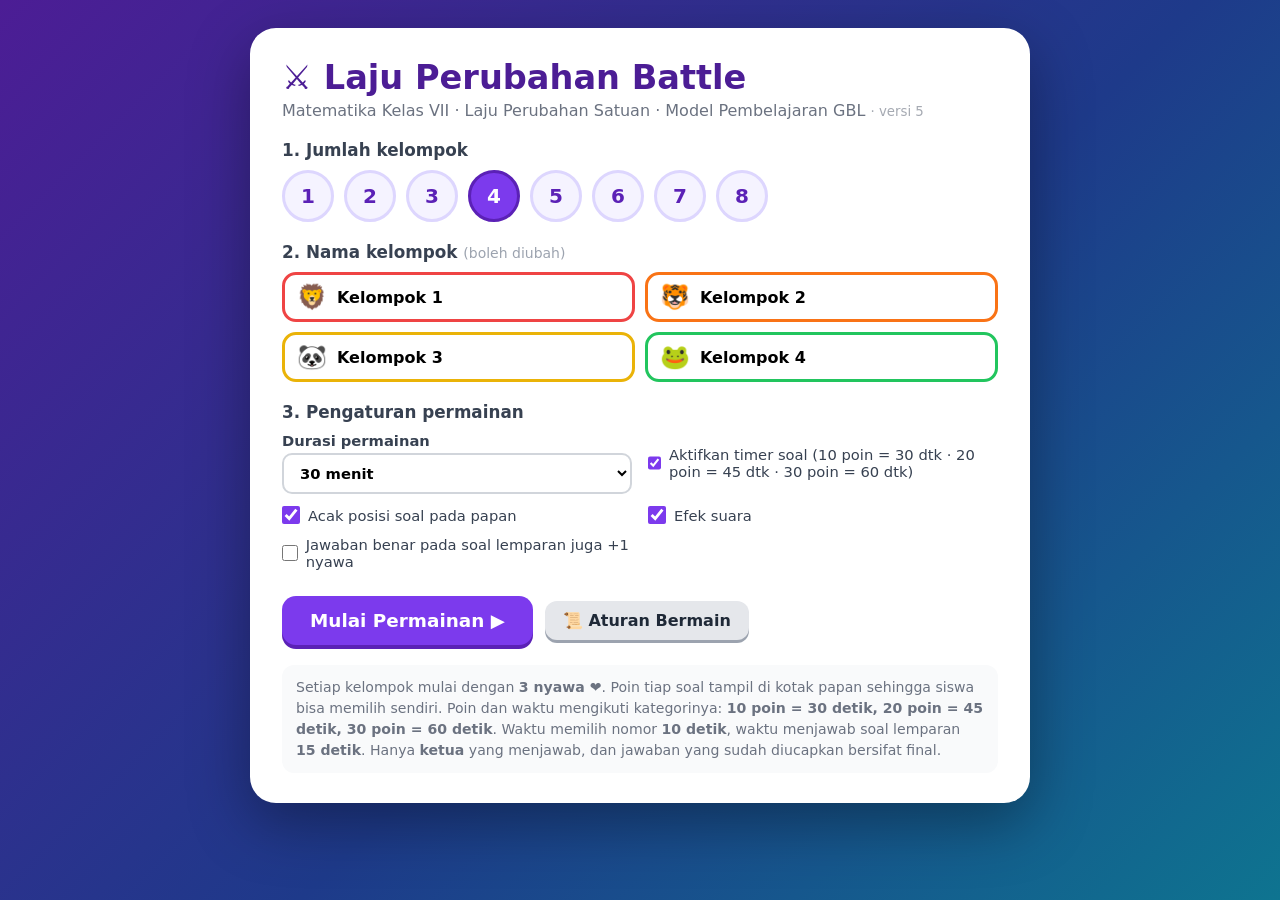
<file: index.html>
<!DOCTYPE html>
<html lang="id">
<head>
  <meta charset="utf-8">
  <meta name="viewport" content="width=device-width, initial-scale=1">
  <title>Laju Perubahan Battle – Kelas VII (TGT)</title>
  <link rel="stylesheet" href="style.css?v=5">
</head>
<body>

  <!-- ============ LAYAR 1: PENGATURAN ============ -->
  <section id="setup" class="screen active">
    <div class="setup-card">
      <h1>⚔️ Laju Perubahan Battle</h1>
      <p class="sub">Matematika Kelas VII · Laju Perubahan Satuan · Model Pembelajaran GBL <small style="opacity:.6">· versi 5</small></p>

      <h2>1. Jumlah kelompok</h2>
      <div id="teamCountBtns" class="count-btns"></div>

      <h2>2. Nama kelompok <small>(boleh diubah)</small></h2>
      <div id="teamNames" class="team-names"></div>

      <h2>3. Pengaturan permainan</h2>
      <div class="settings">
        <label>Durasi permainan
          <select id="optGameTime">
            <option value="0">Tanpa batas (sampai 50 soal habis)</option>
            <option value="10">10 menit</option>
            <option value="15">15 menit</option>
            <option value="20">20 menit</option>
            <option value="30" selected>30 menit</option>
            <option value="45">45 menit</option>
            <option value="60">60 menit</option>
          </select>
        </label>
        <label class="check"><input type="checkbox" id="optTimerOn" checked> Aktifkan timer soal (10 poin = 30 dtk · 20 poin = 45 dtk · 30 poin = 60 dtk)</label>
        <label class="check"><input type="checkbox" id="optShuffle" checked> Acak posisi soal pada papan</label>
        <label class="check"><input type="checkbox" id="optSound" checked> Efek suara</label>
        <label class="check"><input type="checkbox" id="optThrowLife"> Jawaban benar pada soal lemparan juga +1 nyawa</label>
      </div>

      <div class="actions">
        <button id="btnStart" class="btn primary big" type="button">Mulai Permainan ▶</button>
        <button id="btnResume" class="btn" type="button" hidden>↩ Lanjutkan permainan terakhir</button>
        <button id="btnRulesSetup" class="btn" type="button">📜 Aturan Bermain</button>
      </div>

      <p class="hint">Setiap kelompok mulai dengan <b>3 nyawa ❤️</b>. Poin tiap soal tampil di kotak papan sehingga siswa bisa memilih sendiri. Poin dan waktu mengikuti kategorinya: <b>10 poin = 30 detik, 20 poin = 45 detik, 30 poin = 60 detik</b>. Waktu memilih nomor <b>10 detik</b>, waktu menjawab soal lemparan <b>15 detik</b>. Hanya <b>ketua</b> yang menjawab, dan jawaban yang sudah diucapkan bersifat final.</p>
    </div>
  </section>

  <!-- ============ LAYAR 2: PAPAN PERMAINAN ============ -->
  <section id="game" class="screen">
    <header class="topbar">
      <div id="turnInfo" class="turn-info"></div>
      <div class="top-actions">
        <span id="pickTimer" class="clock pick" hidden></span>
        <span id="gameClock" class="clock" hidden></span>
        <span id="progress" class="progress"></span>
        <button id="btnRandom" class="btn small" type="button" title="Guru memilih nomor secara acak">🎲 Acak</button>
        <button id="btnPause" class="btn small" type="button">⏸ Jeda</button>
        <button id="btnRules" class="btn small ghost" type="button">📜 Aturan</button>
        <button id="btnFinish" class="btn small" type="button">🏁 Akhiri</button>
        <button id="btnMenu" class="btn small ghost" type="button">⚙ Menu</button>
      </div>
    </header>

    <main id="board" class="board" aria-label="Papan soal"></main>

    <footer id="scoreboard" class="scoreboard" aria-label="Skor kelompok"></footer>
  </section>

  <!-- ============ LAYAR 3: HASIL ============ -->
  <section id="result" class="screen">
    <div class="result-card">
      <h1 id="resultTitle">🏆 Permainan Selesai!</h1>
      <p id="resultSub" class="sub"></p>
      <ol id="rankList" class="rank-list"></ol>
      <button id="btnAgain" class="btn primary big" type="button">🔄 Main Lagi</button>
    </div>
  </section>

  <!-- ============ MODAL SOAL ============ -->
  <div id="modal" class="modal" hidden>
    <div id="modalBox" class="modal-box" tabindex="-1" role="dialog" aria-modal="true" aria-labelledby="qText">
      <div class="modal-head">
        <span id="qBadge" class="badge"></span>
        <span id="qPts" class="pts-chip"></span>
        <span id="qTurn" class="turn-chip"></span>
        <div id="timerWrap" class="timer" hidden>
          <div class="timer-track"><div id="timerBar" class="timer-bar"></div></div>
          <span id="timerText" class="timer-text"></span>
        </div>
        <span id="gameClockModal" class="clock" hidden></span>
        <button id="btnPauseModal" class="icon-btn" type="button" title="Jeda / lanjutkan waktu (P)">⏸</button>
        <button id="btnClose" class="icon-btn" type="button" title="Tutup (Esc)">✕</button>
      </div>
      <div id="timeUpBanner" class="banner" hidden>⏰ Waktu permainan habis — selesaikan soal ini, lalu hasil akhir ditampilkan.</div>

      <p id="qText" class="q-text"></p>
      <div id="qOptions" class="options"></div>

      <div id="answerControls" class="controls">
        <div class="control-btns">
          <button id="btnLock" class="btn primary big" type="button" disabled>Kunci Jawaban Ketua ✔</button>
          <button id="btnGiveUp" class="btn" type="button">⏱ Waktu habis / tidak menjawab</button>
        </div>
        <p class="control-hint">Klik pilihan yang disebut <b>ketua</b> (atau tekan A–D), lalu <b>Kunci Jawaban</b>. Jawaban ketua bersifat final. Jika waktu habis, timer hanya menjadi penanda — guru tetap bisa mengunci jawaban, atau tekan <b>Waktu habis / tidak menjawab</b> untuk melempar soal.</p>
      </div>

      <div id="wrongBox" class="award wrong" hidden>
        <div id="wrongMsg" class="award-title"></div>
        <p class="control-hint">Ketua kelompok yang mau menjawab mengangkat tangan → klik kelompoknya. Jika lebih dari satu, guru melakukan <b>Spin</b>.</p>
        <div id="throwList" class="throw-list"></div>
        <div class="control-btns">
          <button id="btnSpin" class="btn primary" type="button" disabled>Pilih kelompok dulu</button>
          <button id="btnNobody" class="btn" type="button">🙅 Tidak ada yang mau menjawab</button>
        </div>
      </div>

      <div id="explain" class="explain" hidden></div>

      <div id="nextBox" class="modal-actions" hidden>
        <button id="btnNext" class="btn primary big" type="button">Lanjut ▶</button>
      </div>
    </div>
  </div>

  <!-- ============ MODAL ATURAN ============ -->
  <div id="rulesModal" class="modal" hidden>
    <div class="modal-box rules-box" role="dialog" aria-modal="true" aria-label="Aturan bermain">
      <h2 class="rules-title">📜 Aturan Bermain</h2>
      <ol class="rules-list">
        <li>Kelompok yang mendapat giliran menyebut nomor soal (maksimal 10 detik; lewat itu guru memilih acak). Nomor yang sudah dibuka tidak bisa dipilih lagi. Akan ada 3 kategori soal: <b>poin 30 dengan waktu 60 detik</b>, <b>poin 20 dengan waktu 45 detik</b>, dan <b>poin 10 dengan waktu 30 detik</b>.</li>
        <li>Soal ditampilkan dan timer berjalan. Hanya ketua yang menjawab: angkat tangan, lalu sebut jawaban. Selain ketua, jawaban lain tidak dihitung, dan jawaban ketua yang sudah diucapkan bersifat final.</li>
        <li><b>Benar:</b> poin sesuai kategori dan nyawa +1 (maksimal 3). <b>Salah:</b> nyawa −1, poin tetap, soal dilempar. <b>Waktu habis:</b> tidak ada pengurangan apa pun, soal dilempar.</li>
        <li>Ketua kelompok yang mau menjawab soal lemparan mengangkat tangan. Jika lebih dari satu, guru melakukan spin.</li>
        <li>Kelompok terpilih soal lemparan menjawab dalam 15 detik dengan poin penuh. Jika salah, nyawa −1 dan soal dilempar lagi ke kelompok yang belum mencoba.</li>
        <li>Soal selesai setelah ada yang benar atau tidak ada yang mau menjawab. Guru membahas jawabannya singkat.</li>
        <li>Kelompok dengan nyawa 0 tidak boleh memilih soal, tetapi masih bisa ikut soal lemparan.</li>
        <li>Permainan berakhir saat waktu habis. Pemenang: poin tertinggi; jika seri, nyawa terbanyak.</li>
        <li>Dilarang berteriak, membocorkan jawaban, dan tidak ikut berdiskusi.</li>
        <li>Keputusan guru bersifat final.</li>
      </ol>
      <div class="modal-actions"><button id="btnRulesClose" class="btn primary" type="button">Tutup</button></div>
    </div>
  </div>

  <div id="toast" class="toast" hidden></div>

  <script src="soal.js?v=5"></script>
  <script src="script.js?v=5"></script>
</body>
</html>
</file>
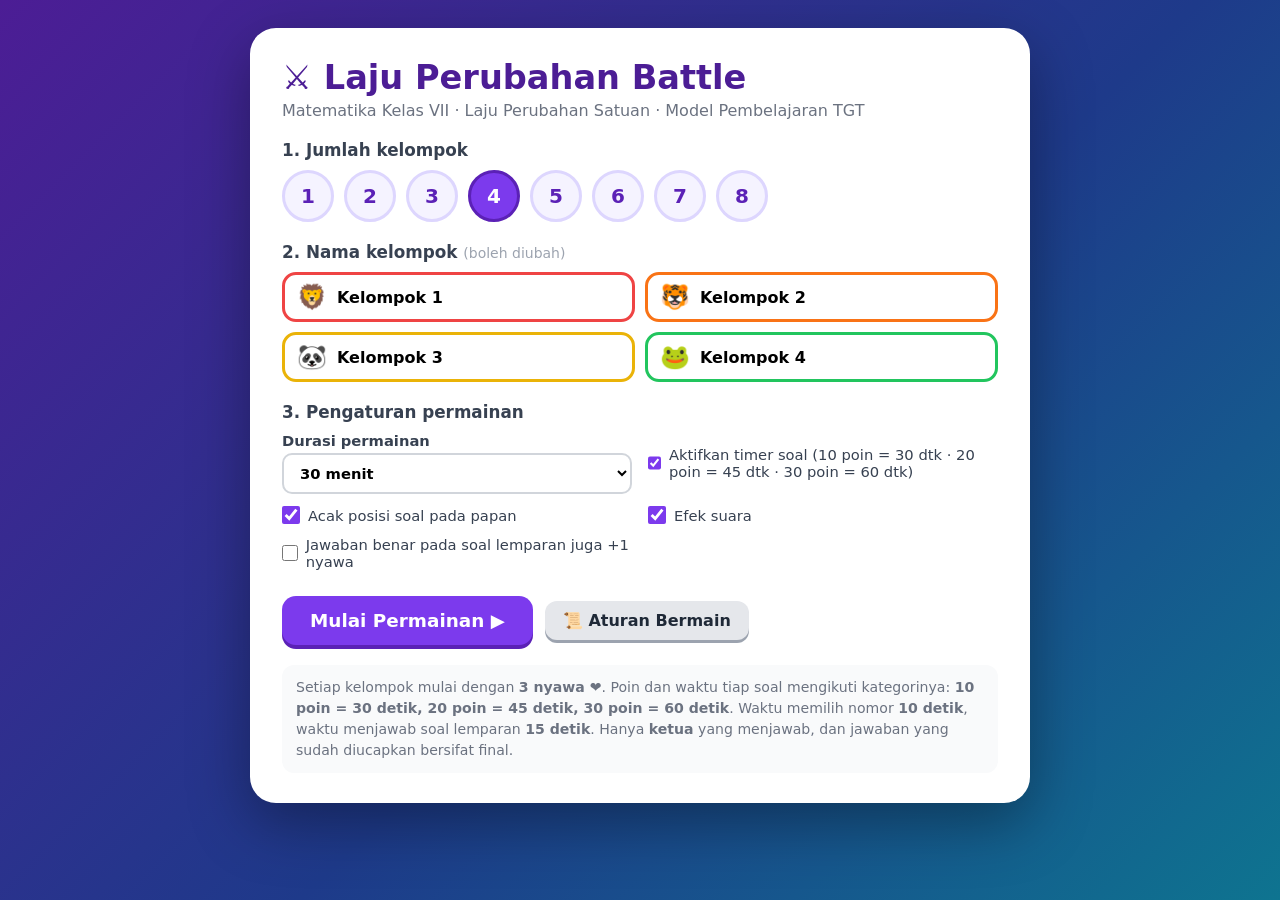
<file: index (10).html>
<!DOCTYPE html>
<html lang="id">
<head>
  <meta charset="utf-8">
  <meta name="viewport" content="width=device-width, initial-scale=1">
  <title>Laju Perubahan Battle – Kelas VII (TGT)</title>
  <link rel="stylesheet" href="style.css">
</head>
<body>

  <!-- ============ LAYAR 1: PENGATURAN ============ -->
  <section id="setup" class="screen active">
    <div class="setup-card">
      <h1>⚔️ Laju Perubahan Battle</h1>
      <p class="sub">Matematika Kelas VII · Laju Perubahan Satuan · Model Pembelajaran TGT</p>

      <h2>1. Jumlah kelompok</h2>
      <div id="teamCountBtns" class="count-btns"></div>

      <h2>2. Nama kelompok <small>(boleh diubah)</small></h2>
      <div id="teamNames" class="team-names"></div>

      <h2>3. Pengaturan permainan</h2>
      <div class="settings">
        <label>Durasi permainan
          <select id="optGameTime">
            <option value="0">Tanpa batas (sampai 50 soal habis)</option>
            <option value="10">10 menit</option>
            <option value="15">15 menit</option>
            <option value="20">20 menit</option>
            <option value="30" selected>30 menit</option>
            <option value="45">45 menit</option>
            <option value="60">60 menit</option>
          </select>
        </label>
        <label class="check"><input type="checkbox" id="optTimerOn" checked> Aktifkan timer soal (10 poin = 30 dtk · 20 poin = 45 dtk · 30 poin = 60 dtk)</label>
        <label class="check"><input type="checkbox" id="optShuffle" checked> Acak posisi soal pada papan</label>
        <label class="check"><input type="checkbox" id="optSound" checked> Efek suara</label>
        <label class="check"><input type="checkbox" id="optThrowLife"> Jawaban benar pada soal lemparan juga +1 nyawa</label>
      </div>

      <div class="actions">
        <button id="btnStart" class="btn primary big" type="button">Mulai Permainan ▶</button>
        <button id="btnResume" class="btn" type="button" hidden>↩ Lanjutkan permainan terakhir</button>
        <button id="btnRulesSetup" class="btn" type="button">📜 Aturan Bermain</button>
      </div>

      <p class="hint">Setiap kelompok mulai dengan <b>3 nyawa ❤️</b>. Poin dan waktu tiap soal mengikuti kategorinya: <b>10 poin = 30 detik, 20 poin = 45 detik, 30 poin = 60 detik</b>. Waktu memilih nomor <b>10 detik</b>, waktu menjawab soal lemparan <b>15 detik</b>. Hanya <b>ketua</b> yang menjawab, dan jawaban yang sudah diucapkan bersifat final.</p>
    </div>
  </section>

  <!-- ============ LAYAR 2: PAPAN PERMAINAN ============ -->
  <section id="game" class="screen">
    <header class="topbar">
      <div id="turnInfo" class="turn-info"></div>
      <div class="top-actions">
        <span id="pickTimer" class="clock pick" hidden></span>
        <span id="gameClock" class="clock" hidden></span>
        <span id="progress" class="progress"></span>
        <button id="btnRandom" class="btn small" type="button" title="Guru memilih nomor secara acak">🎲 Acak</button>
        <button id="btnPause" class="btn small" type="button">⏸ Jeda</button>
        <button id="btnRules" class="btn small ghost" type="button">📜 Aturan</button>
        <button id="btnFinish" class="btn small" type="button">🏁 Akhiri</button>
        <button id="btnMenu" class="btn small ghost" type="button">⚙ Menu</button>
      </div>
    </header>

    <main id="board" class="board" aria-label="Papan soal"></main>

    <footer id="scoreboard" class="scoreboard" aria-label="Skor kelompok"></footer>
  </section>

  <!-- ============ LAYAR 3: HASIL ============ -->
  <section id="result" class="screen">
    <div class="result-card">
      <h1 id="resultTitle">🏆 Permainan Selesai!</h1>
      <p id="resultSub" class="sub"></p>
      <ol id="rankList" class="rank-list"></ol>
      <button id="btnAgain" class="btn primary big" type="button">🔄 Main Lagi</button>
    </div>
  </section>

  <!-- ============ MODAL SOAL ============ -->
  <div id="modal" class="modal" hidden>
    <div id="modalBox" class="modal-box" tabindex="-1" role="dialog" aria-modal="true" aria-labelledby="qText">
      <div class="modal-head">
        <span id="qBadge" class="badge"></span>
        <span id="qPts" class="pts-chip"></span>
        <span id="qTurn" class="turn-chip"></span>
        <div id="timerWrap" class="timer" hidden>
          <div class="timer-track"><div id="timerBar" class="timer-bar"></div></div>
          <span id="timerText" class="timer-text"></span>
        </div>
        <button id="btnClose" class="icon-btn" type="button" title="Tutup (Esc)">✕</button>
      </div>
      <div id="timeUpBanner" class="banner" hidden>⏰ Waktu permainan habis — selesaikan soal ini, lalu hasil akhir ditampilkan.</div>

      <p id="qText" class="q-text"></p>
      <div id="qOptions" class="options"></div>

      <div id="answerControls" class="controls">
        <div class="control-btns">
          <button id="btnLock" class="btn primary big" type="button" disabled>Kunci Jawaban Ketua ✔</button>
          <button id="btnGiveUp" class="btn" type="button">⏱ Waktu habis / tidak menjawab</button>
        </div>
        <p class="control-hint">Klik pilihan yang disebut <b>ketua</b> (atau tekan A–D), lalu <b>Kunci Jawaban</b>. Jawaban ketua bersifat final.</p>
      </div>

      <div id="wrongBox" class="award wrong" hidden>
        <div id="wrongMsg" class="award-title"></div>
        <p class="control-hint">Ketua kelompok yang mau menjawab mengangkat tangan → klik kelompoknya. Jika lebih dari satu, guru melakukan <b>Spin</b>.</p>
        <div id="throwList" class="throw-list"></div>
        <div class="control-btns">
          <button id="btnSpin" class="btn primary" type="button" disabled>Pilih kelompok dulu</button>
          <button id="btnNobody" class="btn" type="button">🙅 Tidak ada yang mau menjawab</button>
        </div>
      </div>

      <div id="explain" class="explain" hidden></div>

      <div id="nextBox" class="modal-actions" hidden>
        <button id="btnNext" class="btn primary big" type="button">Lanjut ▶</button>
      </div>
    </div>
  </div>

  <!-- ============ MODAL ATURAN ============ -->
  <div id="rulesModal" class="modal" hidden>
    <div class="modal-box rules-box" role="dialog" aria-modal="true" aria-label="Aturan bermain">
      <h2 class="rules-title">📜 Aturan Bermain</h2>
      <ol class="rules-list">
        <li>Kelompok yang mendapat giliran menyebut nomor soal (maksimal 10 detik; lewat itu guru memilih acak). Nomor yang sudah dibuka tidak bisa dipilih lagi.</li>
        <li>Soal ditampilkan dan timer berjalan. Hanya ketua yang menjawab: angkat tangan, lalu sebut jawaban. Selain ketua, jawaban lain tidak dihitung, dan jawaban ketua yang sudah diucapkan bersifat final.</li>
        <li><b>Benar:</b> poin sesuai kategori dan nyawa +1 (maksimal 3). <b>Salah:</b> nyawa −1, poin tetap, soal dilempar. <b>Waktu habis:</b> tidak ada pengurangan apa pun, soal dilempar.</li>
        <li>Ketua kelompok yang mau menjawab mengangkat tangan. Jika lebih dari satu, guru melakukan spin.</li>
        <li>Kelompok terpilih menjawab dalam 15 detik dengan poin penuh. Jika salah, nyawa −1 dan soal dilempar lagi ke kelompok yang belum mencoba.</li>
        <li>Soal selesai setelah ada yang benar atau tidak ada yang mau menjawab. Guru membahas jawabannya singkat.</li>
        <li>Kelompok dengan nyawa 0 tidak boleh memilih soal, tetapi masih bisa ikut soal lemparan.</li>
        <li>Permainan berakhir saat waktu habis. Pemenang: poin tertinggi; jika seri, nyawa terbanyak.</li>
        <li>Dilarang berteriak, membocorkan jawaban, dan tidak ikut berdiskusi.</li>
        <li>Keputusan guru bersifat final.</li>
      </ol>
      <div class="modal-actions"><button id="btnRulesClose" class="btn primary" type="button">Tutup</button></div>
    </div>
  </div>

  <div id="pauseOverlay" class="pause-overlay" hidden>
    <div class="pause-box">⏸ Permainan dijeda<br><button id="btnResumePause" class="btn primary big" type="button">▶ Lanjutkan</button></div>
  </div>
  <div id="toast" class="toast" hidden></div>

  <script src="soal.js"></script>
  <script src="script.js"></script>
</body>
</html>
</file>
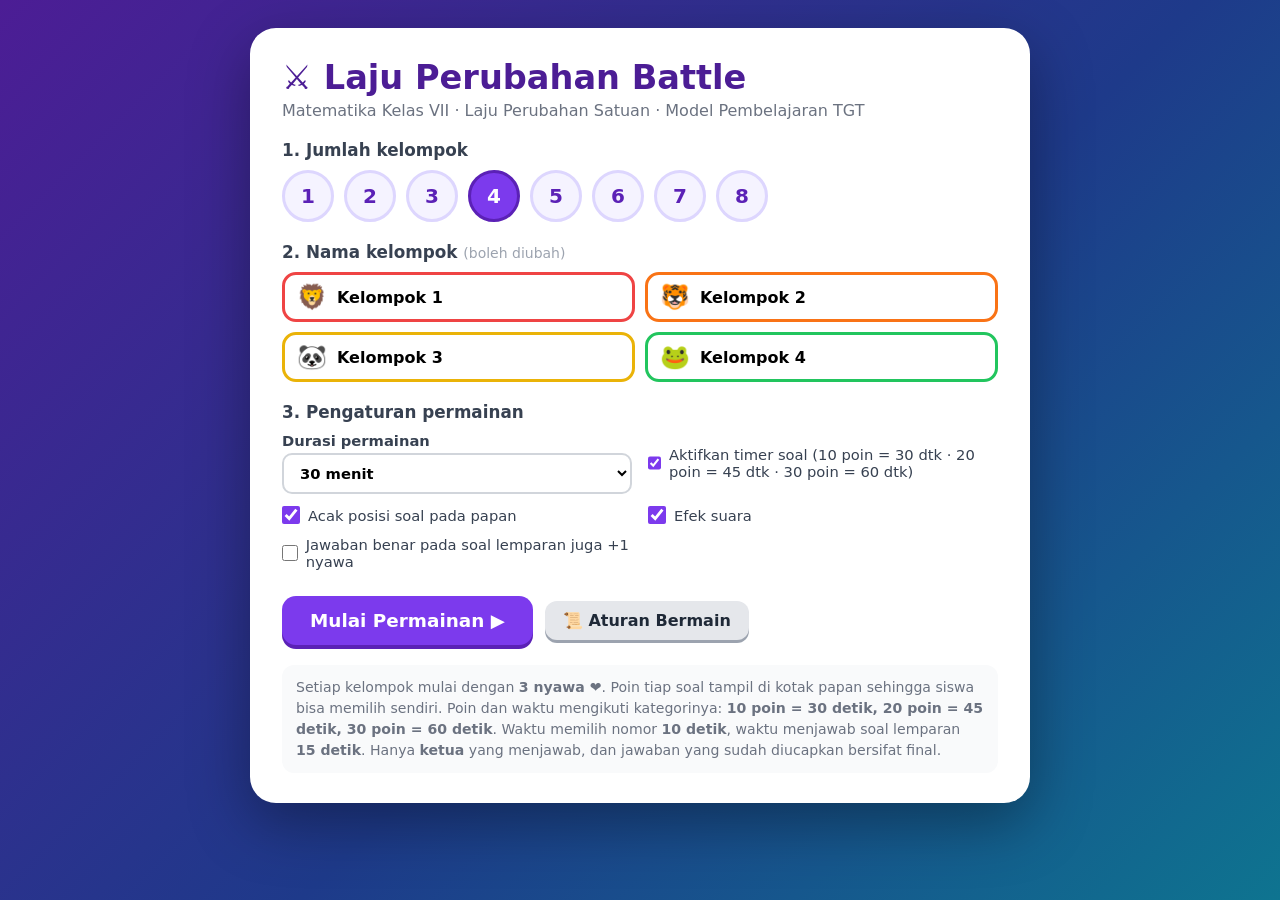
<file: index (11).html>
<!DOCTYPE html>
<html lang="id">
<head>
  <meta charset="utf-8">
  <meta name="viewport" content="width=device-width, initial-scale=1">
  <title>Laju Perubahan Battle – Kelas VII (TGT)</title>
  <link rel="stylesheet" href="style.css">
</head>
<body>

  <!-- ============ LAYAR 1: PENGATURAN ============ -->
  <section id="setup" class="screen active">
    <div class="setup-card">
      <h1>⚔️ Laju Perubahan Battle</h1>
      <p class="sub">Matematika Kelas VII · Laju Perubahan Satuan · Model Pembelajaran TGT</p>

      <h2>1. Jumlah kelompok</h2>
      <div id="teamCountBtns" class="count-btns"></div>

      <h2>2. Nama kelompok <small>(boleh diubah)</small></h2>
      <div id="teamNames" class="team-names"></div>

      <h2>3. Pengaturan permainan</h2>
      <div class="settings">
        <label>Durasi permainan
          <select id="optGameTime">
            <option value="0">Tanpa batas (sampai 50 soal habis)</option>
            <option value="10">10 menit</option>
            <option value="15">15 menit</option>
            <option value="20">20 menit</option>
            <option value="30" selected>30 menit</option>
            <option value="45">45 menit</option>
            <option value="60">60 menit</option>
          </select>
        </label>
        <label class="check"><input type="checkbox" id="optTimerOn" checked> Aktifkan timer soal (10 poin = 30 dtk · 20 poin = 45 dtk · 30 poin = 60 dtk)</label>
        <label class="check"><input type="checkbox" id="optShuffle" checked> Acak posisi soal pada papan</label>
        <label class="check"><input type="checkbox" id="optSound" checked> Efek suara</label>
        <label class="check"><input type="checkbox" id="optThrowLife"> Jawaban benar pada soal lemparan juga +1 nyawa</label>
      </div>

      <div class="actions">
        <button id="btnStart" class="btn primary big" type="button">Mulai Permainan ▶</button>
        <button id="btnResume" class="btn" type="button" hidden>↩ Lanjutkan permainan terakhir</button>
        <button id="btnRulesSetup" class="btn" type="button">📜 Aturan Bermain</button>
      </div>

      <p class="hint">Setiap kelompok mulai dengan <b>3 nyawa ❤️</b>. Poin tiap soal tampil di kotak papan sehingga siswa bisa memilih sendiri. Poin dan waktu mengikuti kategorinya: <b>10 poin = 30 detik, 20 poin = 45 detik, 30 poin = 60 detik</b>. Waktu memilih nomor <b>10 detik</b>, waktu menjawab soal lemparan <b>15 detik</b>. Hanya <b>ketua</b> yang menjawab, dan jawaban yang sudah diucapkan bersifat final.</p>
    </div>
  </section>

  <!-- ============ LAYAR 2: PAPAN PERMAINAN ============ -->
  <section id="game" class="screen">
    <header class="topbar">
      <div id="turnInfo" class="turn-info"></div>
      <div class="top-actions">
        <span id="pickTimer" class="clock pick" hidden></span>
        <span id="gameClock" class="clock" hidden></span>
        <span id="progress" class="progress"></span>
        <button id="btnRandom" class="btn small" type="button" title="Guru memilih nomor secara acak">🎲 Acak</button>
        <button id="btnPause" class="btn small" type="button">⏸ Jeda</button>
        <button id="btnRules" class="btn small ghost" type="button">📜 Aturan</button>
        <button id="btnFinish" class="btn small" type="button">🏁 Akhiri</button>
        <button id="btnMenu" class="btn small ghost" type="button">⚙ Menu</button>
      </div>
    </header>

    <main id="board" class="board" aria-label="Papan soal"></main>

    <footer id="scoreboard" class="scoreboard" aria-label="Skor kelompok"></footer>
  </section>

  <!-- ============ LAYAR 3: HASIL ============ -->
  <section id="result" class="screen">
    <div class="result-card">
      <h1 id="resultTitle">🏆 Permainan Selesai!</h1>
      <p id="resultSub" class="sub"></p>
      <ol id="rankList" class="rank-list"></ol>
      <button id="btnAgain" class="btn primary big" type="button">🔄 Main Lagi</button>
    </div>
  </section>

  <!-- ============ MODAL SOAL ============ -->
  <div id="modal" class="modal" hidden>
    <div id="modalBox" class="modal-box" tabindex="-1" role="dialog" aria-modal="true" aria-labelledby="qText">
      <div class="modal-head">
        <span id="qBadge" class="badge"></span>
        <span id="qPts" class="pts-chip"></span>
        <span id="qTurn" class="turn-chip"></span>
        <div id="timerWrap" class="timer" hidden>
          <div class="timer-track"><div id="timerBar" class="timer-bar"></div></div>
          <span id="timerText" class="timer-text"></span>
        </div>
        <button id="btnClose" class="icon-btn" type="button" title="Tutup (Esc)">✕</button>
      </div>
      <div id="timeUpBanner" class="banner" hidden>⏰ Waktu permainan habis — selesaikan soal ini, lalu hasil akhir ditampilkan.</div>

      <p id="qText" class="q-text"></p>
      <div id="qOptions" class="options"></div>

      <div id="answerControls" class="controls">
        <div class="control-btns">
          <button id="btnLock" class="btn primary big" type="button" disabled>Kunci Jawaban Ketua ✔</button>
          <button id="btnGiveUp" class="btn" type="button">⏱ Waktu habis / tidak menjawab</button>
        </div>
        <p class="control-hint">Klik pilihan yang disebut <b>ketua</b> (atau tekan A–D), lalu <b>Kunci Jawaban</b>. Jawaban ketua bersifat final. Jika waktu habis, timer hanya menjadi penanda — guru tetap bisa mengunci jawaban, atau tekan <b>Waktu habis / tidak menjawab</b> untuk melempar soal.</p>
      </div>

      <div id="wrongBox" class="award wrong" hidden>
        <div id="wrongMsg" class="award-title"></div>
        <p class="control-hint">Ketua kelompok yang mau menjawab mengangkat tangan → klik kelompoknya. Jika lebih dari satu, guru melakukan <b>Spin</b>.</p>
        <div id="throwList" class="throw-list"></div>
        <div class="control-btns">
          <button id="btnSpin" class="btn primary" type="button" disabled>Pilih kelompok dulu</button>
          <button id="btnNobody" class="btn" type="button">🙅 Tidak ada yang mau menjawab</button>
        </div>
      </div>

      <div id="explain" class="explain" hidden></div>

      <div id="nextBox" class="modal-actions" hidden>
        <button id="btnNext" class="btn primary big" type="button">Lanjut ▶</button>
      </div>
    </div>
  </div>

  <!-- ============ MODAL ATURAN ============ -->
  <div id="rulesModal" class="modal" hidden>
    <div class="modal-box rules-box" role="dialog" aria-modal="true" aria-label="Aturan bermain">
      <h2 class="rules-title">📜 Aturan Bermain</h2>
      <ol class="rules-list">
        <li>Kelompok yang mendapat giliran menyebut nomor soal (maksimal 10 detik; lewat itu guru memilih acak). Nomor yang sudah dibuka tidak bisa dipilih lagi.</li>
        <li>Soal ditampilkan dan timer berjalan. Hanya ketua yang menjawab: angkat tangan, lalu sebut jawaban. Selain ketua, jawaban lain tidak dihitung, dan jawaban ketua yang sudah diucapkan bersifat final.</li>
        <li><b>Benar:</b> poin sesuai kategori dan nyawa +1 (maksimal 3). <b>Salah:</b> nyawa −1, poin tetap, soal dilempar. <b>Waktu habis:</b> tidak ada pengurangan apa pun, soal dilempar.</li>
        <li>Ketua kelompok yang mau menjawab mengangkat tangan. Jika lebih dari satu, guru melakukan spin.</li>
        <li>Kelompok terpilih menjawab dalam 15 detik dengan poin penuh. Jika salah, nyawa −1 dan soal dilempar lagi ke kelompok yang belum mencoba.</li>
        <li>Soal selesai setelah ada yang benar atau tidak ada yang mau menjawab. Guru membahas jawabannya singkat.</li>
        <li>Kelompok dengan nyawa 0 tidak boleh memilih soal, tetapi masih bisa ikut soal lemparan.</li>
        <li>Permainan berakhir saat waktu habis. Pemenang: poin tertinggi; jika seri, nyawa terbanyak.</li>
        <li>Dilarang berteriak, membocorkan jawaban, dan tidak ikut berdiskusi.</li>
        <li>Keputusan guru bersifat final.</li>
      </ol>
      <div class="modal-actions"><button id="btnRulesClose" class="btn primary" type="button">Tutup</button></div>
    </div>
  </div>

  <div id="pauseOverlay" class="pause-overlay" hidden>
    <div class="pause-box">⏸ Permainan dijeda<br><button id="btnResumePause" class="btn primary big" type="button">▶ Lanjutkan</button></div>
  </div>
  <div id="toast" class="toast" hidden></div>

  <script src="soal.js"></script>
  <script src="script.js"></script>
</body>
</html>
</file>
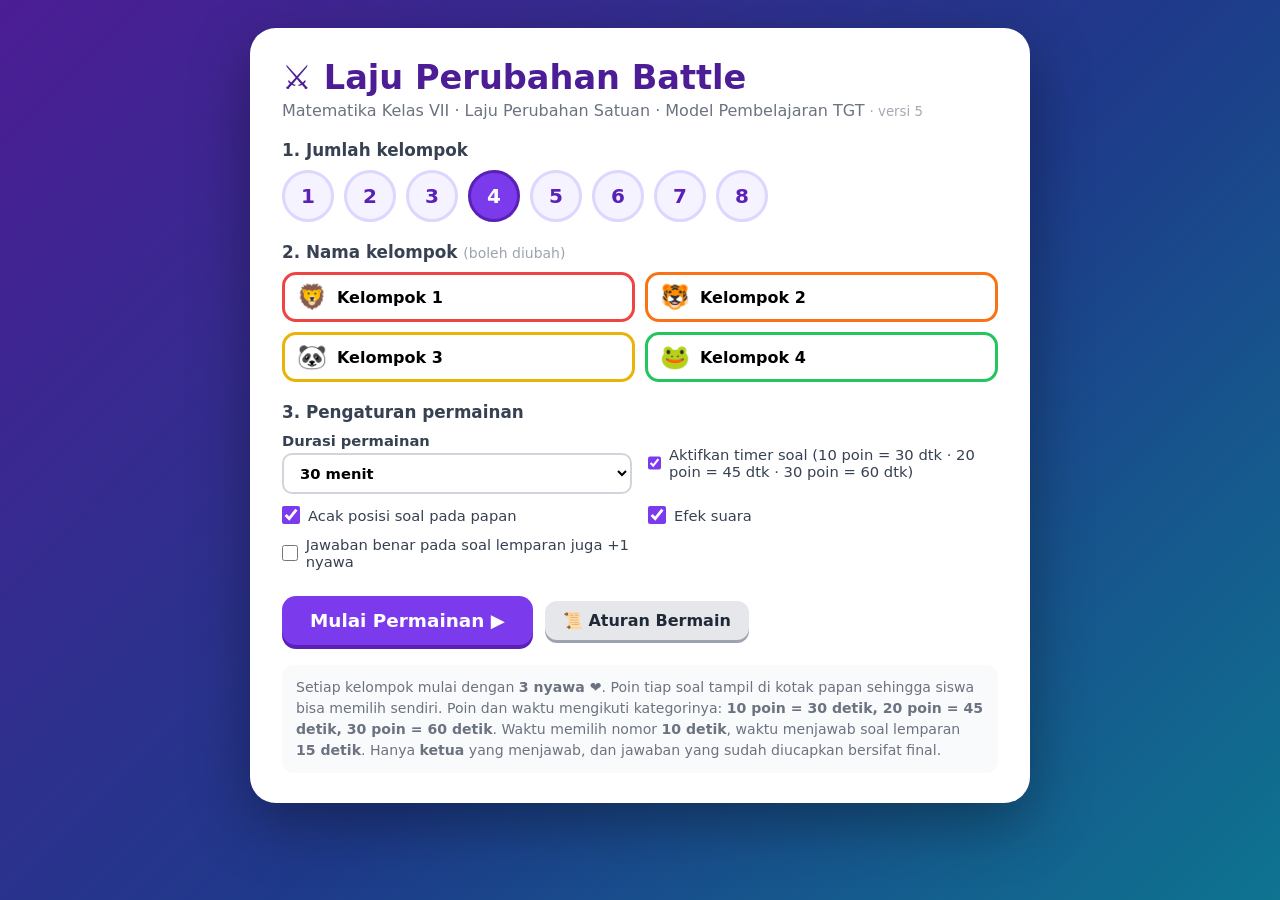
<file: index (14).html>
<!DOCTYPE html>
<html lang="id">
<head>
  <meta charset="utf-8">
  <meta name="viewport" content="width=device-width, initial-scale=1">
  <title>Laju Perubahan Battle – Kelas VII (TGT)</title>
  <link rel="stylesheet" href="style.css?v=5">
</head>
<body>

  <!-- ============ LAYAR 1: PENGATURAN ============ -->
  <section id="setup" class="screen active">
    <div class="setup-card">
      <h1>⚔️ Laju Perubahan Battle</h1>
      <p class="sub">Matematika Kelas VII · Laju Perubahan Satuan · Model Pembelajaran TGT <small style="opacity:.6">· versi 5</small></p>

      <h2>1. Jumlah kelompok</h2>
      <div id="teamCountBtns" class="count-btns"></div>

      <h2>2. Nama kelompok <small>(boleh diubah)</small></h2>
      <div id="teamNames" class="team-names"></div>

      <h2>3. Pengaturan permainan</h2>
      <div class="settings">
        <label>Durasi permainan
          <select id="optGameTime">
            <option value="0">Tanpa batas (sampai 50 soal habis)</option>
            <option value="10">10 menit</option>
            <option value="15">15 menit</option>
            <option value="20">20 menit</option>
            <option value="30" selected>30 menit</option>
            <option value="45">45 menit</option>
            <option value="60">60 menit</option>
          </select>
        </label>
        <label class="check"><input type="checkbox" id="optTimerOn" checked> Aktifkan timer soal (10 poin = 30 dtk · 20 poin = 45 dtk · 30 poin = 60 dtk)</label>
        <label class="check"><input type="checkbox" id="optShuffle" checked> Acak posisi soal pada papan</label>
        <label class="check"><input type="checkbox" id="optSound" checked> Efek suara</label>
        <label class="check"><input type="checkbox" id="optThrowLife"> Jawaban benar pada soal lemparan juga +1 nyawa</label>
      </div>

      <div class="actions">
        <button id="btnStart" class="btn primary big" type="button">Mulai Permainan ▶</button>
        <button id="btnResume" class="btn" type="button" hidden>↩ Lanjutkan permainan terakhir</button>
        <button id="btnRulesSetup" class="btn" type="button">📜 Aturan Bermain</button>
      </div>

      <p class="hint">Setiap kelompok mulai dengan <b>3 nyawa ❤️</b>. Poin tiap soal tampil di kotak papan sehingga siswa bisa memilih sendiri. Poin dan waktu mengikuti kategorinya: <b>10 poin = 30 detik, 20 poin = 45 detik, 30 poin = 60 detik</b>. Waktu memilih nomor <b>10 detik</b>, waktu menjawab soal lemparan <b>15 detik</b>. Hanya <b>ketua</b> yang menjawab, dan jawaban yang sudah diucapkan bersifat final.</p>
    </div>
  </section>

  <!-- ============ LAYAR 2: PAPAN PERMAINAN ============ -->
  <section id="game" class="screen">
    <header class="topbar">
      <div id="turnInfo" class="turn-info"></div>
      <div class="top-actions">
        <span id="pickTimer" class="clock pick" hidden></span>
        <span id="gameClock" class="clock" hidden></span>
        <span id="progress" class="progress"></span>
        <button id="btnRandom" class="btn small" type="button" title="Guru memilih nomor secara acak">🎲 Acak</button>
        <button id="btnPause" class="btn small" type="button">⏸ Jeda</button>
        <button id="btnRules" class="btn small ghost" type="button">📜 Aturan</button>
        <button id="btnFinish" class="btn small" type="button">🏁 Akhiri</button>
        <button id="btnMenu" class="btn small ghost" type="button">⚙ Menu</button>
      </div>
    </header>

    <main id="board" class="board" aria-label="Papan soal"></main>

    <footer id="scoreboard" class="scoreboard" aria-label="Skor kelompok"></footer>
  </section>

  <!-- ============ LAYAR 3: HASIL ============ -->
  <section id="result" class="screen">
    <div class="result-card">
      <h1 id="resultTitle">🏆 Permainan Selesai!</h1>
      <p id="resultSub" class="sub"></p>
      <ol id="rankList" class="rank-list"></ol>
      <button id="btnAgain" class="btn primary big" type="button">🔄 Main Lagi</button>
    </div>
  </section>

  <!-- ============ MODAL SOAL ============ -->
  <div id="modal" class="modal" hidden>
    <div id="modalBox" class="modal-box" tabindex="-1" role="dialog" aria-modal="true" aria-labelledby="qText">
      <div class="modal-head">
        <span id="qBadge" class="badge"></span>
        <span id="qPts" class="pts-chip"></span>
        <span id="qTurn" class="turn-chip"></span>
        <div id="timerWrap" class="timer" hidden>
          <div class="timer-track"><div id="timerBar" class="timer-bar"></div></div>
          <span id="timerText" class="timer-text"></span>
        </div>
        <span id="gameClockModal" class="clock" hidden></span>
        <button id="btnPauseModal" class="icon-btn" type="button" title="Jeda / lanjutkan waktu (P)">⏸</button>
        <button id="btnClose" class="icon-btn" type="button" title="Tutup (Esc)">✕</button>
      </div>
      <div id="timeUpBanner" class="banner" hidden>⏰ Waktu permainan habis — selesaikan soal ini, lalu hasil akhir ditampilkan.</div>

      <p id="qText" class="q-text"></p>
      <div id="qOptions" class="options"></div>

      <div id="answerControls" class="controls">
        <div class="control-btns">
          <button id="btnLock" class="btn primary big" type="button" disabled>Kunci Jawaban Ketua ✔</button>
          <button id="btnGiveUp" class="btn" type="button">⏱ Waktu habis / tidak menjawab</button>
        </div>
        <p class="control-hint">Klik pilihan yang disebut <b>ketua</b> (atau tekan A–D), lalu <b>Kunci Jawaban</b>. Jawaban ketua bersifat final. Jika waktu habis, timer hanya menjadi penanda — guru tetap bisa mengunci jawaban, atau tekan <b>Waktu habis / tidak menjawab</b> untuk melempar soal.</p>
      </div>

      <div id="wrongBox" class="award wrong" hidden>
        <div id="wrongMsg" class="award-title"></div>
        <p class="control-hint">Ketua kelompok yang mau menjawab mengangkat tangan → klik kelompoknya. Jika lebih dari satu, guru melakukan <b>Spin</b>.</p>
        <div id="throwList" class="throw-list"></div>
        <div class="control-btns">
          <button id="btnSpin" class="btn primary" type="button" disabled>Pilih kelompok dulu</button>
          <button id="btnNobody" class="btn" type="button">🙅 Tidak ada yang mau menjawab</button>
        </div>
      </div>

      <div id="explain" class="explain" hidden></div>

      <div id="nextBox" class="modal-actions" hidden>
        <button id="btnNext" class="btn primary big" type="button">Lanjut ▶</button>
      </div>
    </div>
  </div>

  <!-- ============ MODAL ATURAN ============ -->
  <div id="rulesModal" class="modal" hidden>
    <div class="modal-box rules-box" role="dialog" aria-modal="true" aria-label="Aturan bermain">
      <h2 class="rules-title">📜 Aturan Bermain</h2>
      <ol class="rules-list">
        <li>Kelompok yang mendapat giliran menyebut nomor soal (maksimal 10 detik; lewat itu guru memilih acak). Nomor yang sudah dibuka tidak bisa dipilih lagi. Akan ada 3 kategori soal: <b>poin 30 dengan waktu 60 detik</b>, <b>poin 20 dengan waktu 45 detik</b>, dan <b>poin 10 dengan waktu 30 detik</b>.</li>
        <li>Soal ditampilkan dan timer berjalan. Hanya ketua yang menjawab: angkat tangan, lalu sebut jawaban. Selain ketua, jawaban lain tidak dihitung, dan jawaban ketua yang sudah diucapkan bersifat final.</li>
        <li><b>Benar:</b> poin sesuai kategori dan nyawa +1 (maksimal 3). <b>Salah:</b> nyawa −1, poin tetap, soal dilempar. <b>Waktu habis:</b> tidak ada pengurangan apa pun, soal dilempar.</li>
        <li>Ketua kelompok yang mau menjawab soal lemparan mengangkat tangan. Jika lebih dari satu, guru melakukan spin.</li>
        <li>Kelompok terpilih soal lemparan menjawab dalam 15 detik dengan poin penuh. Jika salah, nyawa −1 dan soal dilempar lagi ke kelompok yang belum mencoba.</li>
        <li>Soal selesai setelah ada yang benar atau tidak ada yang mau menjawab. Guru membahas jawabannya singkat.</li>
        <li>Kelompok dengan nyawa 0 tidak boleh memilih soal, tetapi masih bisa ikut soal lemparan.</li>
        <li>Permainan berakhir saat waktu habis. Pemenang: poin tertinggi; jika seri, nyawa terbanyak.</li>
        <li>Dilarang berteriak, membocorkan jawaban, dan tidak ikut berdiskusi.</li>
        <li>Keputusan guru bersifat final.</li>
      </ol>
      <div class="modal-actions"><button id="btnRulesClose" class="btn primary" type="button">Tutup</button></div>
    </div>
  </div>

  <div id="toast" class="toast" hidden></div>

  <script src="soal.js?v=5"></script>
  <script src="script.js?v=5"></script>
</body>
</html>
</file>
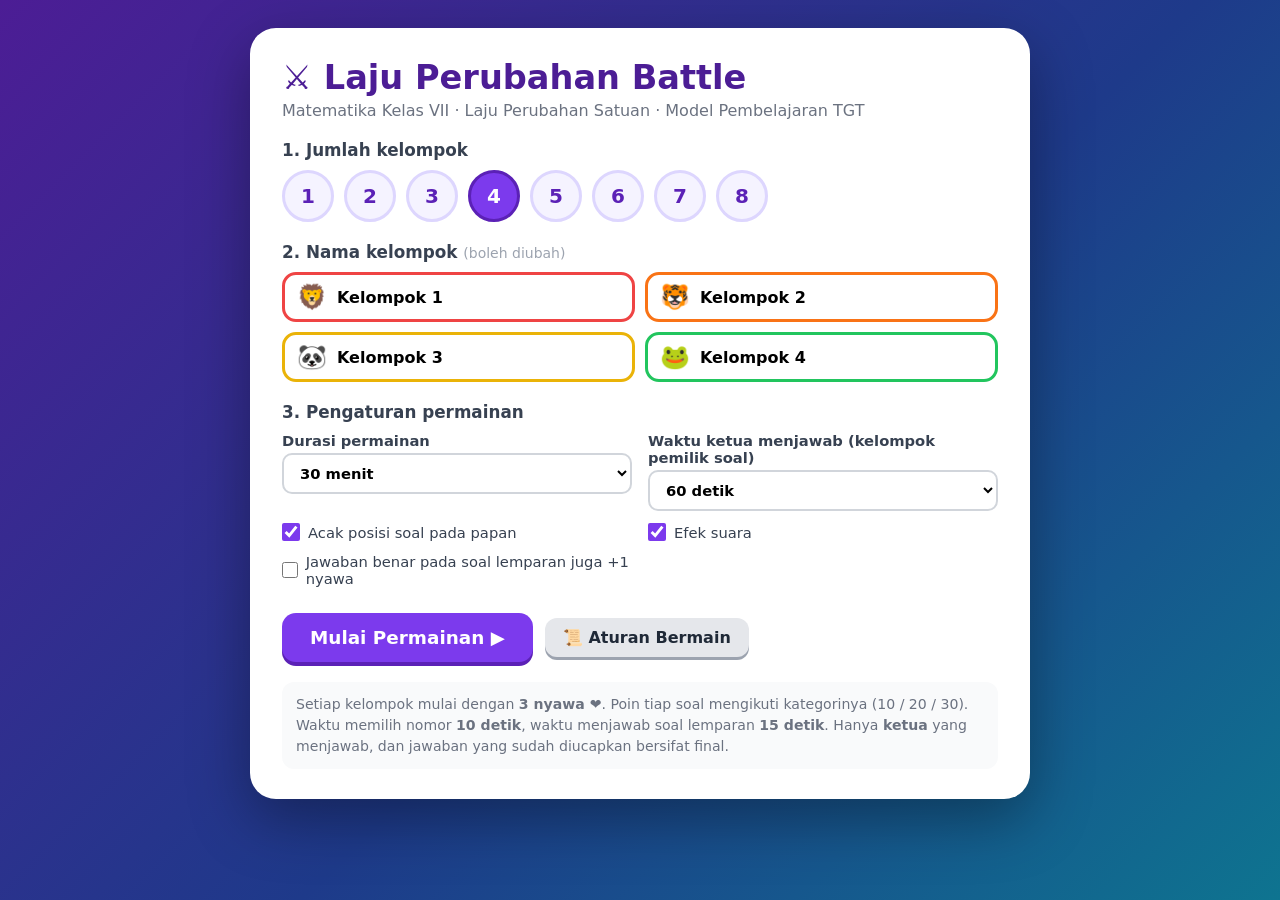
<file: index (9).html>
<!DOCTYPE html>
<html lang="id">
<head>
  <meta charset="utf-8">
  <meta name="viewport" content="width=device-width, initial-scale=1">
  <title>Laju Perubahan Battle – Kelas VII (TGT)</title>
  <link rel="stylesheet" href="style.css">
</head>
<body>

  <!-- ============ LAYAR 1: PENGATURAN ============ -->
  <section id="setup" class="screen active">
    <div class="setup-card">
      <h1>⚔️ Laju Perubahan Battle</h1>
      <p class="sub">Matematika Kelas VII · Laju Perubahan Satuan · Model Pembelajaran TGT</p>

      <h2>1. Jumlah kelompok</h2>
      <div id="teamCountBtns" class="count-btns"></div>

      <h2>2. Nama kelompok <small>(boleh diubah)</small></h2>
      <div id="teamNames" class="team-names"></div>

      <h2>3. Pengaturan permainan</h2>
      <div class="settings">
        <label>Durasi permainan
          <select id="optGameTime">
            <option value="0">Tanpa batas (sampai 50 soal habis)</option>
            <option value="10">10 menit</option>
            <option value="15">15 menit</option>
            <option value="20">20 menit</option>
            <option value="30" selected>30 menit</option>
            <option value="45">45 menit</option>
            <option value="60">60 menit</option>
          </select>
        </label>
        <label>Waktu ketua menjawab (kelompok pemilik soal)
          <select id="optTimer">
            <option value="0">Tanpa timer</option>
            <option value="30">30 detik</option>
            <option value="60" selected>60 detik</option>
            <option value="90">90 detik</option>
            <option value="120">120 detik</option>
            <option value="180">180 detik</option>
          </select>
        </label>
        <label class="check"><input type="checkbox" id="optShuffle" checked> Acak posisi soal pada papan</label>
        <label class="check"><input type="checkbox" id="optSound" checked> Efek suara</label>
        <label class="check"><input type="checkbox" id="optThrowLife"> Jawaban benar pada soal lemparan juga +1 nyawa</label>
      </div>

      <div class="actions">
        <button id="btnStart" class="btn primary big" type="button">Mulai Permainan ▶</button>
        <button id="btnResume" class="btn" type="button" hidden>↩ Lanjutkan permainan terakhir</button>
        <button id="btnRulesSetup" class="btn" type="button">📜 Aturan Bermain</button>
      </div>

      <p class="hint">Setiap kelompok mulai dengan <b>3 nyawa ❤️</b>. Poin tiap soal mengikuti kategorinya (10 / 20 / 30). Waktu memilih nomor <b>10 detik</b>, waktu menjawab soal lemparan <b>15 detik</b>. Hanya <b>ketua</b> yang menjawab, dan jawaban yang sudah diucapkan bersifat final.</p>
    </div>
  </section>

  <!-- ============ LAYAR 2: PAPAN PERMAINAN ============ -->
  <section id="game" class="screen">
    <header class="topbar">
      <div id="turnInfo" class="turn-info"></div>
      <div class="top-actions">
        <span id="pickTimer" class="clock pick" hidden></span>
        <span id="gameClock" class="clock" hidden></span>
        <span id="progress" class="progress"></span>
        <button id="btnRandom" class="btn small" type="button" title="Guru memilih nomor secara acak">🎲 Acak</button>
        <button id="btnPause" class="btn small" type="button">⏸ Jeda</button>
        <button id="btnRules" class="btn small ghost" type="button">📜 Aturan</button>
        <button id="btnFinish" class="btn small" type="button">🏁 Akhiri</button>
        <button id="btnMenu" class="btn small ghost" type="button">⚙ Menu</button>
      </div>
    </header>

    <main id="board" class="board" aria-label="Papan soal"></main>

    <footer id="scoreboard" class="scoreboard" aria-label="Skor kelompok"></footer>
  </section>

  <!-- ============ LAYAR 3: HASIL ============ -->
  <section id="result" class="screen">
    <div class="result-card">
      <h1 id="resultTitle">🏆 Permainan Selesai!</h1>
      <p id="resultSub" class="sub"></p>
      <ol id="rankList" class="rank-list"></ol>
      <button id="btnAgain" class="btn primary big" type="button">🔄 Main Lagi</button>
    </div>
  </section>

  <!-- ============ MODAL SOAL ============ -->
  <div id="modal" class="modal" hidden>
    <div id="modalBox" class="modal-box" tabindex="-1" role="dialog" aria-modal="true" aria-labelledby="qText">
      <div class="modal-head">
        <span id="qBadge" class="badge"></span>
        <span id="qPts" class="pts-chip"></span>
        <span id="qTurn" class="turn-chip"></span>
        <div id="timerWrap" class="timer" hidden>
          <div class="timer-track"><div id="timerBar" class="timer-bar"></div></div>
          <span id="timerText" class="timer-text"></span>
        </div>
        <button id="btnClose" class="icon-btn" type="button" title="Tutup (Esc)">✕</button>
      </div>
      <div id="timeUpBanner" class="banner" hidden>⏰ Waktu permainan habis — selesaikan soal ini, lalu hasil akhir ditampilkan.</div>

      <p id="qText" class="q-text"></p>
      <div id="qOptions" class="options"></div>

      <div id="answerControls" class="controls">
        <div class="control-btns">
          <button id="btnLock" class="btn primary big" type="button" disabled>Kunci Jawaban Ketua ✔</button>
          <button id="btnGiveUp" class="btn" type="button">⏱ Waktu habis / tidak menjawab</button>
        </div>
        <p class="control-hint">Klik pilihan yang disebut <b>ketua</b> (atau tekan A–D), lalu <b>Kunci Jawaban</b>. Jawaban ketua bersifat final.</p>
      </div>

      <div id="wrongBox" class="award wrong" hidden>
        <div id="wrongMsg" class="award-title"></div>
        <p class="control-hint">Ketua kelompok yang mau menjawab mengangkat tangan → klik kelompoknya. Jika lebih dari satu, guru melakukan <b>Spin</b>.</p>
        <div id="throwList" class="throw-list"></div>
        <div class="control-btns">
          <button id="btnSpin" class="btn primary" type="button" disabled>Pilih kelompok dulu</button>
          <button id="btnNobody" class="btn" type="button">🙅 Tidak ada yang mau menjawab</button>
        </div>
      </div>

      <div id="explain" class="explain" hidden></div>

      <div id="nextBox" class="modal-actions" hidden>
        <button id="btnNext" class="btn primary big" type="button">Lanjut ▶</button>
      </div>
    </div>
  </div>

  <!-- ============ MODAL ATURAN ============ -->
  <div id="rulesModal" class="modal" hidden>
    <div class="modal-box rules-box" role="dialog" aria-modal="true" aria-label="Aturan bermain">
      <h2 class="rules-title">📜 Aturan Bermain</h2>
      <ol class="rules-list">
        <li>Kelompok yang mendapat giliran menyebut nomor soal (maksimal 10 detik; lewat itu guru memilih acak). Nomor yang sudah dibuka tidak bisa dipilih lagi.</li>
        <li>Soal ditampilkan dan timer berjalan. Hanya ketua yang menjawab: angkat tangan, lalu sebut jawaban. Selain ketua, jawaban lain tidak dihitung, dan jawaban ketua yang sudah diucapkan bersifat final.</li>
        <li><b>Benar:</b> poin sesuai kategori dan nyawa +1 (maksimal 3). <b>Salah:</b> nyawa −1, poin tetap, soal dilempar. <b>Waktu habis:</b> tidak ada pengurangan apa pun, soal dilempar.</li>
        <li>Ketua kelompok yang mau menjawab mengangkat tangan. Jika lebih dari satu, guru melakukan spin.</li>
        <li>Kelompok terpilih menjawab dalam 15 detik dengan poin penuh. Jika salah, nyawa −1 dan soal dilempar lagi ke kelompok yang belum mencoba.</li>
        <li>Soal selesai setelah ada yang benar atau tidak ada yang mau menjawab. Guru membahas jawabannya singkat.</li>
        <li>Kelompok dengan nyawa 0 tidak boleh memilih soal, tetapi masih bisa ikut soal lemparan.</li>
        <li>Permainan berakhir saat waktu habis. Pemenang: poin tertinggi; jika seri, nyawa terbanyak.</li>
        <li>Dilarang berteriak, membocorkan jawaban, dan tidak ikut berdiskusi.</li>
        <li>Keputusan guru bersifat final.</li>
      </ol>
      <div class="modal-actions"><button id="btnRulesClose" class="btn primary" type="button">Tutup</button></div>
    </div>
  </div>

  <div id="pauseOverlay" class="pause-overlay" hidden>
    <div class="pause-box">⏸ Permainan dijeda<br><button id="btnResumePause" class="btn primary big" type="button">▶ Lanjutkan</button></div>
  </div>
  <div id="toast" class="toast" hidden></div>

  <script src="soal.js"></script>
  <script src="script.js"></script>
</body>
</html>
</file>
<file: style.css>
/* ===== Dasar ===== */
* { box-sizing: border-box; margin: 0; padding: 0; }
html, body { height: 100%; }
body {
  font-family: "Segoe UI", system-ui, -apple-system, "Trebuchet MS", Roboto, Arial, sans-serif;
  color: #1f2937;
  background: linear-gradient(135deg, #4c1d95 0%, #1e3a8a 55%, #0e7490 100%);
  background-attachment: fixed;
}
button, input, select { font: inherit; }
[hidden] { display: none !important; }

.screen { display: none; min-height: 100vh; min-height: 100dvh; }
.screen.active { display: flex; }

/* ===== Tombol ===== */
.btn {
  border: 0; cursor: pointer; border-radius: 12px;
  padding: 10px 18px; font-weight: 700; color: #1f2937;
  background: #e5e7eb; box-shadow: 0 3px 0 #9ca3af;
  transition: transform .1s, box-shadow .1s, filter .15s;
}
.btn:hover { filter: brightness(1.05); }
.btn:active { transform: translateY(2px); box-shadow: 0 1px 0 #9ca3af; }
.btn.primary { background: #7c3aed; color: #fff; box-shadow: 0 4px 0 #5b21b6; }
.btn.primary:active { box-shadow: 0 1px 0 #5b21b6; }
.btn.big { font-size: 1.15rem; padding: 14px 28px; border-radius: 14px; }
.btn.small { padding: 7px 14px; font-size: .9rem; }
.btn.ghost { background: rgba(255,255,255,.18); color: #fff; box-shadow: none; }
.icon-btn {
  border: 0; background: #f3f4f6; color: #374151; width: 38px; height: 38px;
  border-radius: 50%; cursor: pointer; font-size: 1.1rem; flex: none;
}
.icon-btn:hover { background: #e5e7eb; }

/* ===== Layar pengaturan ===== */
#setup { align-items: flex-start; justify-content: center; padding: 28px 16px; }
.setup-card, .result-card {
  background: #fff; border-radius: 26px; padding: 30px 32px;
  width: 100%; max-width: 780px; box-shadow: 0 20px 60px rgba(0,0,0,.35);
}
.setup-card h1, .result-card h1 { font-size: clamp(1.5rem, 4vw, 2.1rem); color: #4c1d95; }
.sub { color: #6b7280; margin: 4px 0 18px; }
.setup-card h2 { font-size: 1.05rem; margin: 20px 0 10px; color: #374151; }
.setup-card h2 small { font-weight: 400; color: #9ca3af; }

.count-btns { display: flex; flex-wrap: wrap; gap: 10px; }
.count-btn {
  width: 52px; height: 52px; border-radius: 50%; border: 3px solid #ddd6fe;
  background: #f5f3ff; color: #5b21b6; font-size: 1.25rem; font-weight: 800; cursor: pointer;
  transition: transform .1s;
}
.count-btn:hover { transform: scale(1.08); }
.count-btn.active { background: #7c3aed; border-color: #5b21b6; color: #fff; }

.team-names { display: grid; grid-template-columns: repeat(2, 1fr); gap: 10px; }
.name-row {
  display: flex; align-items: center; gap: 10px; padding: 8px 12px;
  border: 3px solid var(--c); border-radius: 14px; background: #fff;
}
.name-row .dot { font-size: 1.5rem; }
.name-row input {
  flex: 1; min-width: 0; border: 0; outline: 0; font-weight: 600; font-size: 1rem; background: transparent;
}

.settings { display: grid; grid-template-columns: repeat(2, 1fr); gap: 12px 16px; }
.settings label { display: flex; flex-direction: column; gap: 4px; font-weight: 600; font-size: .92rem; color: #374151; }
.settings input[type="number"], .settings select {
  padding: 9px 12px; border: 2px solid #d1d5db; border-radius: 10px; background: #fff; font-weight: 600;
}
.settings label.check { flex-direction: row; align-items: center; gap: 8px; font-weight: 500; }
.settings input[type="checkbox"] { width: 18px; height: 18px; accent-color: #7c3aed; }

.actions { display: flex; flex-wrap: wrap; gap: 12px; margin-top: 26px; align-items: center; }
.hint { margin-top: 20px; font-size: .88rem; color: #6b7280; line-height: 1.5; background: #f9fafb; padding: 12px 14px; border-radius: 12px; }

/* ===== Layar permainan ===== */
#game { flex-direction: column; height: 100vh; height: 100dvh; padding: 12px 16px 0; gap: 10px; }
.topbar { display: flex; justify-content: space-between; align-items: center; gap: 12px; flex-wrap: wrap; color: #fff; }
.turn-info { display: flex; align-items: center; gap: 10px; font-size: clamp(1.05rem, 2.4vw, 1.6rem); }
.turn-dot {
  display: inline-flex; width: 42px; height: 42px; border-radius: 50%;
  align-items: center; justify-content: center; font-size: 1.4rem; border: 3px solid #fff;
}
.top-actions { display: flex; align-items: center; gap: 10px; }
.progress { font-size: .95rem; opacity: .9; }

.board {
  flex: 1; min-height: 0; display: grid; gap: 10px; padding: 4px 2px 10px;
  grid-template-columns: repeat(10, 1fr); grid-template-rows: repeat(5, 1fr);
}
.tile {
  border: 0; border-radius: 16px; cursor: pointer; color: #fff; font-weight: 800;
  font-size: clamp(1.3rem, 3vw, 2.8rem);
  background: linear-gradient(160deg, hsl(var(--h) 85% 62%), hsl(var(--h) 78% 46%));
  box-shadow: 0 6px 0 hsl(var(--h) 75% 30%);
  text-shadow: 0 2px 3px rgba(0,0,0,.25);
  transition: transform .12s, filter .15s;
  display: flex; flex-direction: column; align-items: center; justify-content: center; line-height: 1;
}
.tile:hover { transform: translateY(-4px) scale(1.04); filter: brightness(1.08); }
.tile:active { transform: translateY(3px); box-shadow: 0 2px 0 hsl(var(--h) 75% 30%); }
.tile.done {
  background: rgba(255,255,255,.1); box-shadow: none; text-shadow: none; cursor: default;
  border: 3px solid var(--tc, #9ca3af); color: rgba(255,255,255,.85); transform: none; filter: none;
  font-size: clamp(.9rem, 1.6vw, 1.4rem);
}
.tile.done.nobody { border-color: rgba(255,255,255,.3); color: rgba(255,255,255,.5); }
.tile-emoji { font-size: clamp(1.2rem, 2.6vw, 2.2rem); margin-bottom: 4px; }

.scoreboard {
  display: flex; flex-wrap: wrap; gap: 10px; justify-content: center;
  padding: 12px 8px 14px; margin: 0 -16px; background: rgba(0,0,0,.35);
}
.team {
  flex: 1 1 130px; max-width: 220px; background: #fff; border-radius: 16px;
  border-bottom: 6px solid var(--c); padding: 8px 10px; text-align: center;
  transition: transform .15s, box-shadow .15s;
}
.team.active { transform: translateY(-5px); box-shadow: 0 0 0 4px var(--c), 0 10px 20px rgba(0,0,0,.35); }
.team-main {
  display: flex; align-items: center; justify-content: center; gap: 6px; width: 100%;
  border: 0; background: transparent; cursor: pointer; font-weight: 700; color: #374151;
}
.team-emoji { font-size: 1.3rem; }
.team-name { overflow: hidden; text-overflow: ellipsis; white-space: nowrap; max-width: 130px; }
.team-score { display: flex; align-items: center; justify-content: center; gap: 8px; margin-top: 2px; }
.score { font-size: 1.9rem; font-weight: 800; color: var(--c); min-width: 56px; }
.adj {
  width: 28px; height: 28px; border-radius: 50%; border: 0; cursor: pointer;
  background: #f3f4f6; color: #374151; font-weight: 800; font-size: 1rem;
}
.adj:hover { background: #e5e7eb; }

/* ===== Modal soal ===== */
.modal {
  position: fixed; inset: 0; background: rgba(15,10,40,.75); z-index: 50;
  display: flex; align-items: center; justify-content: center; padding: 14px;
}
.modal-box {
  background: #fff; border-radius: 26px; width: 100%; max-width: 1000px;
  max-height: 96vh; overflow-y: auto; padding: 22px 28px 26px;
  animation: pop .22s ease-out; outline: none;
}
@keyframes pop { from { transform: scale(.88); opacity: 0; } to { transform: scale(1); opacity: 1; } }
.modal-head { display: flex; align-items: center; gap: 12px; flex-wrap: wrap; margin-bottom: 14px; }
.badge { background: #7c3aed; color: #fff; font-weight: 800; padding: 6px 16px; border-radius: 999px; }
.turn-chip { font-weight: 700; padding: 6px 14px; border-radius: 999px; color: #fff; }
.timer { flex: 1; min-width: 140px; display: flex; align-items: center; gap: 10px; }
.timer-track { flex: 1; height: 14px; background: #e5e7eb; border-radius: 999px; overflow: hidden; }
.timer-bar { height: 100%; width: 100%; background: #22c55e; border-radius: 999px; transition: background .3s; }
.timer.warn .timer-bar { background: #f59e0b; }
.timer.over .timer-bar { background: #ef4444; }
.timer-text { font-weight: 800; min-width: 86px; text-align: right; color: #374151; }
.timer.over .timer-text { color: #ef4444; }

.q-text { font-size: clamp(1.3rem, 2.8vw, 2.1rem); font-weight: 700; line-height: 1.4; margin: 6px 0 20px; color: #111827; }
.options { display: grid; grid-template-columns: repeat(2, 1fr); gap: 12px; }
.opt {
  width: 100%; text-align: left; color: inherit; cursor: pointer; font-family: inherit;
  display: flex; align-items: center; gap: 14px; padding: 14px 16px;
  border: 3px solid #e5e7eb; border-radius: 16px; background: #f9fafb;
  font-size: clamp(1.1rem, 2.2vw, 1.7rem); font-weight: 600;
  transition: opacity .2s, background .2s, border-color .2s;
}
.opt-l {
  flex: none; width: 46px; height: 46px; border-radius: 12px; display: flex;
  align-items: center; justify-content: center; font-weight: 800; color: #fff; font-size: 1.3rem;
}
.opt:nth-child(1) .opt-l { background: #ef4444; }
.opt:nth-child(2) .opt-l { background: #3b82f6; }
.opt:nth-child(3) .opt-l { background: #eab308; }
.opt:nth-child(4) .opt-l { background: #22c55e; }
.opt.correct { background: #dcfce7; border-color: #16a34a; }
.opt.correct::after { content: "✔"; margin-left: auto; color: #16a34a; font-size: 1.6rem; }
.opt.dim { opacity: .35; }
.opt:not(:disabled):hover { border-color: #a78bfa; background: #faf5ff; }
.opt.selected { border-color: #7c3aed; background: #f5f3ff; box-shadow: 0 0 0 3px #ddd6fe; }
.opt.wrong { background: #fee2e2; border-color: #ef4444; opacity: .8; }
.opt.wrong::after { content: "✖"; margin-left: auto; color: #dc2626; font-size: 1.5rem; }
.opt:disabled { cursor: default; }

.explain {
  margin-top: 16px; padding: 14px 18px; background: #eff6ff; border-left: 6px solid #3b82f6;
  border-radius: 12px; font-size: clamp(1rem, 1.8vw, 1.3rem); line-height: 1.5;
}
.award { margin-top: 16px; padding: 16px; background: #faf5ff; border: 2px dashed #c4b5fd; border-radius: 16px; text-align: center; }
.award-title { font-weight: 800; color: #5b21b6; margin-bottom: 8px; font-size: 1.1rem; }
.bonus { display: inline-flex; align-items: center; gap: 8px; margin-bottom: 12px; font-weight: 600; color: #374151; cursor: pointer; }
.bonus input { width: 18px; height: 18px; accent-color: #f59e0b; }
.award-btns { display: flex; flex-wrap: wrap; gap: 10px; justify-content: center; margin-bottom: 12px; }
.award-btn {
  border: 0; cursor: pointer; border-radius: 12px; padding: 10px 16px; color: #fff; font-weight: 800;
  background: var(--c); box-shadow: 0 4px 0 rgba(0,0,0,.25); transition: transform .1s;
}
.award-btn:hover { transform: translateY(-2px); }
.award-btn:active { transform: translateY(2px); box-shadow: 0 1px 0 rgba(0,0,0,.25); }
.award-btn.turn { outline: 4px solid #111827; outline-offset: 2px; }
.award-btn small { display: block; font-weight: 600; opacity: .9; }
.modal-actions { display: flex; justify-content: center; margin-top: 20px; }

/* ===== Layar hasil ===== */
#result { align-items: center; justify-content: center; padding: 20px 16px; }
.result-card { text-align: center; max-width: 620px; }
.rank-list { list-style: none; margin: 14px 0 24px; display: flex; flex-direction: column; gap: 10px; }
.rank-item {
  display: flex; align-items: center; gap: 12px; padding: 12px 16px; border-radius: 16px;
  background: #f9fafb; border: 3px solid var(--c); font-weight: 700; text-align: left;
}
.rank-item.first { background: #fffbeb; border-width: 4px; font-size: 1.25rem; transform: scale(1.03); }
.rank-medal { font-size: 1.7rem; min-width: 40px; text-align: center; }
.rank-name { flex: 1; overflow: hidden; text-overflow: ellipsis; }
.rank-score { font-size: 1.4rem; color: var(--c); }

.confetti {
  position: fixed; top: -20px; width: 10px; height: 16px; z-index: 100; pointer-events: none;
  animation: fall linear forwards;
}
@keyframes fall { to { transform: translateY(110vh) rotate(720deg); } }

/* ===== Responsif ===== */
@media (max-width: 1000px) {
  .board { grid-template-columns: repeat(5, 1fr); grid-template-rows: none; grid-auto-rows: minmax(64px, 1fr); overflow-y: auto; }
}
@media (max-width: 700px) {
  .setup-card, .result-card { padding: 22px 18px; }
  .team-names, .settings, .options { grid-template-columns: 1fr; }
  .modal-box { padding: 16px 16px 20px; }
  .team { flex-basis: 45%; max-width: none; }
  .score { font-size: 1.5rem; }
}

/* ===== Kontrol jawaban (kunci / lempar) ===== */
.controls { margin-top: 18px; text-align: center; }
.control-btns { display: flex; flex-wrap: wrap; gap: 12px; justify-content: center; }
.control-hint { margin-top: 10px; font-size: .88rem; color: #6b7280; }
.controls .bonus { margin-bottom: 12px; }
.award.wrong { background: #fef2f2; border-color: #fca5a5; }
.award.wrong .award-title { color: #b91c1c; margin-bottom: 12px; }
.throw-list { display: flex; flex-wrap: wrap; gap: 10px; justify-content: center; margin-top: 14px; }
.throw-list::before { content: "Lempar ke:"; width: 100%; text-align: center; font-weight: 700; color: #374151; }
.btn:disabled { opacity: .45; cursor: not-allowed; box-shadow: none; }

/* ===== Revisi sesuai Aturan Bermain ===== */
.clock { background: rgba(0,0,0,.35); color: #fff; font-weight: 800; padding: 6px 14px; border-radius: 999px; font-variant-numeric: tabular-nums; }
.clock.pick { background: #f59e0b; color: #1f2937; }
.clock.low { background: #ef4444; color: #fff; }
.pts-chip { background: #fef3c7; color: #92400e; font-weight: 800; padding: 6px 14px; border-radius: 999px; }
.banner { margin-bottom: 12px; padding: 10px 14px; border-radius: 12px; background: #fef3c7; color: #92400e; font-weight: 700; }

/* Papan skor: nyawa */
.team-lives { display: flex; align-items: center; justify-content: center; gap: 6px; margin-top: 2px; }
.hearts { font-size: 1.05rem; letter-spacing: 1px; min-width: 64px; }
.adj.sm { width: 22px; height: 22px; font-size: .8rem; }
.team.out { background: #e5e7eb; }
.team.out .team-name { text-decoration: line-through; opacity: .7; }
.team.out .team-emoji { filter: grayscale(1); }

/* Soal lemparan */
.throw-list::before { content: "Angkat tangan:"; }
.hand {
  border: 3px solid var(--c); background: #fff; color: #374151; cursor: pointer;
  border-radius: 12px; padding: 8px 14px; font-weight: 800; transition: transform .1s, background .15s;
}
.hand small { display: block; font-weight: 600; font-size: .8rem; }
.hand:hover { transform: translateY(-2px); }
.hand.on { background: var(--c); color: #fff; }
.hand.spin { outline: 5px solid #111827; outline-offset: 2px; transform: scale(1.1); }
.hand:disabled { cursor: default; }
.throw-list { margin-bottom: 14px; }

/* Aturan, jeda, toast */
.rules-box { max-width: 760px; }
.rules-title { color: #4c1d95; margin-bottom: 10px; }
.rules-list { padding-left: 22px; line-height: 1.55; font-size: 1.05rem; }
.rules-list li { margin-bottom: 6px; }
.pause-overlay { position: fixed; inset: 0; z-index: 90; background: rgba(15,10,40,.85); display: flex; align-items: center; justify-content: center; }
.pause-box { background: #fff; border-radius: 24px; padding: 30px 40px; text-align: center; font-size: 1.6rem; font-weight: 800; color: #4c1d95; line-height: 2.2; }
.toast { position: fixed; left: 50%; bottom: 120px; transform: translateX(-50%); z-index: 95; background: #111827; color: #fff; padding: 12px 20px; border-radius: 14px; font-weight: 700; box-shadow: 0 8px 24px rgba(0,0,0,.4); max-width: 90vw; text-align: center; }
.rank-lives { font-size: 1rem; letter-spacing: 1px; }

/* Poin tampil di kotak papan */
.tile-pts { margin-top: 6px; font-size: clamp(.7rem, 1.4vw, 1.15rem); font-weight: 800; background: rgba(0,0,0,.25); padding: 2px 10px; border-radius: 999px; text-shadow: none; }

/* Jeda: waktu berhenti, layar tidak ditutup */
body.paused .clock, body.paused .timer { animation: blink 1s steps(2, start) infinite; }
body.paused .timer-bar { background: #9ca3af !important; }
@keyframes blink { 50% { opacity: .45; } }
#gameClockModal { background: #1f2937; }
</file>
